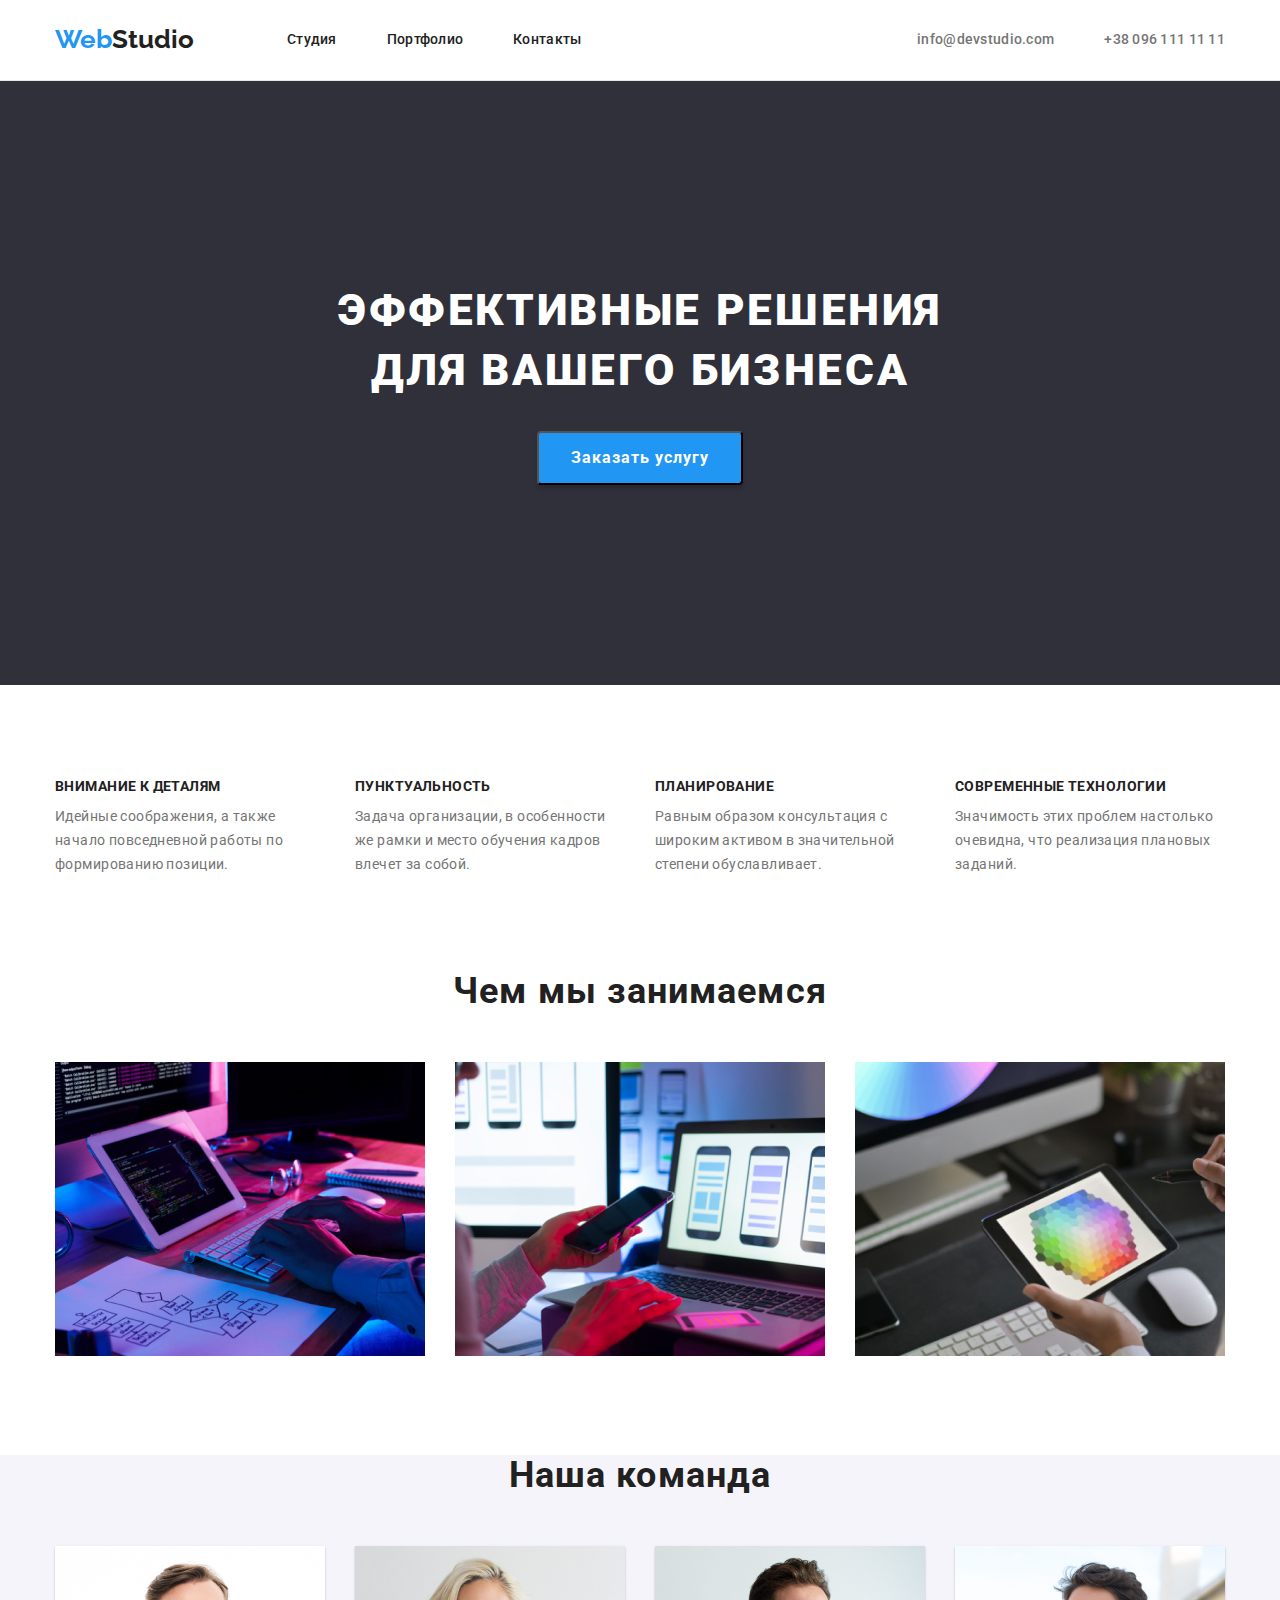
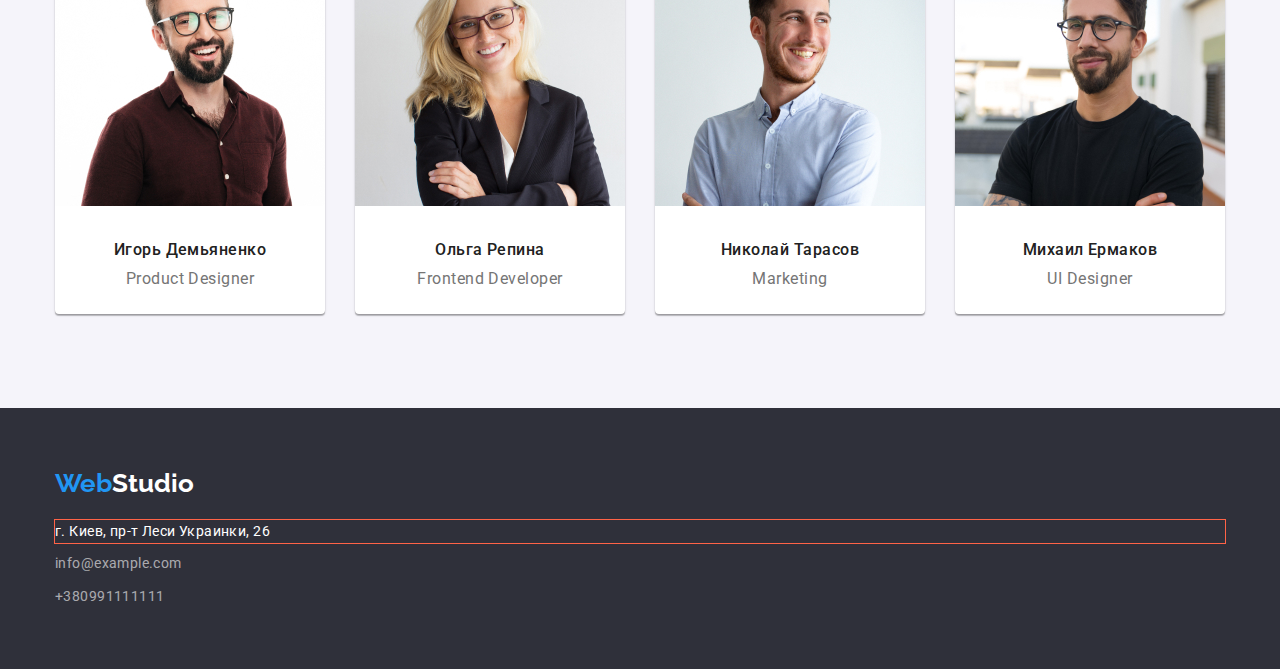
<file: index.html>
<!DOCTYPE html>
<html lang="ru">
  <head>
    <meta charset="UTF-8" />
    <meta http-equiv="X-UA-Compatible" content="IE=edge" />
    <meta name="viewport" content="width=device-width, initial-scale=1.0" />
    <title>Homework</title>
    <link
      rel="stylesheet"
      href="https://cdnjs.cloudflare.com/ajax/libs/modern-normalize/1.1.0/modern-normalize.min.css"
    />
    <link rel="stylesheet" href="./css/styles.css" />
    <link
      href="https://fonts.googleapis.com/css2?family=Raleway:wght@700&family=Roboto:wght@400;500;700;900&display=swap"
      rel="stylesheet"
    />
  </head>
  <body>
    <header class="header">
      <!-- Navigation section -->
      <div class="container">
        <nav class="header-line">
          <a href="./index.html" class="logo-color"
            >Web<span class="header-logo">Studio</span></a
          >

          <ul class="site-nav list">
            <li class="item"><a class="link" href="">Студия</a></li>
            <li class="item">
              <a class="link" href="./portfolio.html">Портфолио</a>
            </li>
            <li class="item"><a class="link" href="">Контакты</a></li>
          </ul>
        </nav>

        <!-- Contacts section -->
        <ul class="site-contacts list">
          <li class="item">
            <a class="link" href="mailto:info@devstudio.com"
              >info@devstudio.com</a
            >
          </li>
          <li class="item">
            <a class="link" href="tel:+380961111111">+38 096 111 11 11</a>
          </li>
        </ul>
      </div>
    </header>

    <!-- Main conteiner -->
    <main>
      <section class="hero">
        <div class="btn-center">
          <h1 class="hero-title">Эффективные решения для вашего бизнеса</h1>
          <button type="button" class="hero-btn">Заказать услугу</button>
        </div>
      </section>

      <section class="features">
        <div class="container">
          <ul class="features list">
            <li class="features-el">
              <h3 class="title">Внимание к деталям</h3>
              <p class="text">
                Идейные соображения, а также начало повседневной работы по
                формированию позиции.
              </p>
            </li>
            <li class="features-el">
              <h3 class="title">Пунктуальность</h3>
              <p class="text">
                Задача организации, в особенности же рамки и место обучения
                кадров влечет за собой.
              </p>
            </li>
            <li class="features-el">
              <h3 class="title">Планирование</h3>
              <p class="text">
                Равным образом консультация с широким активом в значительной
                степени обуславливает.
              </p>
            </li>
            <li class="features-el">
              <h3 class="title">Современные технологии</h3>
              <p class="text">
                Значимость этих проблем настолько очевидна, что реализация
                плановых заданий.
              </p>
            </li>
          </ul>
        </div>
      </section>

      <!-- Section of our work -->
      <section class="work">
        <div class="container">
          <h2 class="title">Чем мы занимаемся</h2>
          <ul class="list">
            <li class="work-el">
              <img
                src="./images/создание_сайта1.jpg"
                alt="создание сайта"
                width="370"
                height="294"
              />
            </li>
            <li class="work-el">
              <img
                src="./images/адаптация2.jpg"
                alt="адаптация сайта"
                width="370"
                height="294"
              />
            </li>
            <li class="work-el">
              <img
                src="./images/дизайн3.jpg"
                alt="разработка дизайна"
                width="370"
                height="294"
              />
            </li>
          </ul>
        </div>
      </section>

      <!-- Section of our team -->
      <section class="team">
        <div class="container">
          <h2 class="title">Наша команда</h2>
          <ul class="list">
            <li class="team-el">
              <img
                src="./images/Игорь.jpg"
                alt="Игорь Демьяненко"
                width="270"
                height="260"
              />
              <h3 class="name">Игорь Демьяненко</h3>
              <p class="profession">Product Designer</p>
            </li>
            <li class="team-el">
              <img
                src="./images/Ольга.jpg"
                alt="Ольга Репина"
                width="270"
                height="260"
              />
              <h3 class="name">Ольга Репина</h3>
              <p class="profession">Frontend Developer</p>
            </li>
            <li class="team-el">
              <img
                src="./images/Николай.jpg"
                alt="Николай Тарасов"
                width="270"
                height="260"
              />
              <h3 class="name">Николай Тарасов</h3>
              <p class="profession">Marketing</p>
            </li>
            <li class="team-el">
              <img
                src="./images/Михаил.jpg"
                alt="Михаил Ермаков"
                width="270"
                height="260"
              />
              <h3 class="name">Михаил Ермаков</h3>
              <p class="profession">UI Designer</p>
            </li>
          </ul>
        </div>
      </section>
    </main>

    <!-- Footer section -->
    <footer>
      <div class="container">
        <a href="./index.html" class="footer-logo"
          >Web<span class="footer-logo-color">Studio</span></a
        >
        <address>
          <ul class="footer list">
            <li class="adress-el">
              <a class="adress" href="">г. Киев, пр-т Леси Украинки, 26</a>
            </li>
            <li class="adress-el">
              <a class="footer-adress" href="mailto:info@example.com"
                >info@example.com</a
              >
            </li>
            <li class="adress-el">
              <a class="footer-adress" href="tel:+380991111111"
                >+380991111111</a
              >
            </li>
          </ul>
        </address>
      </div>
    </footer>
  </body>
</html>
</file>
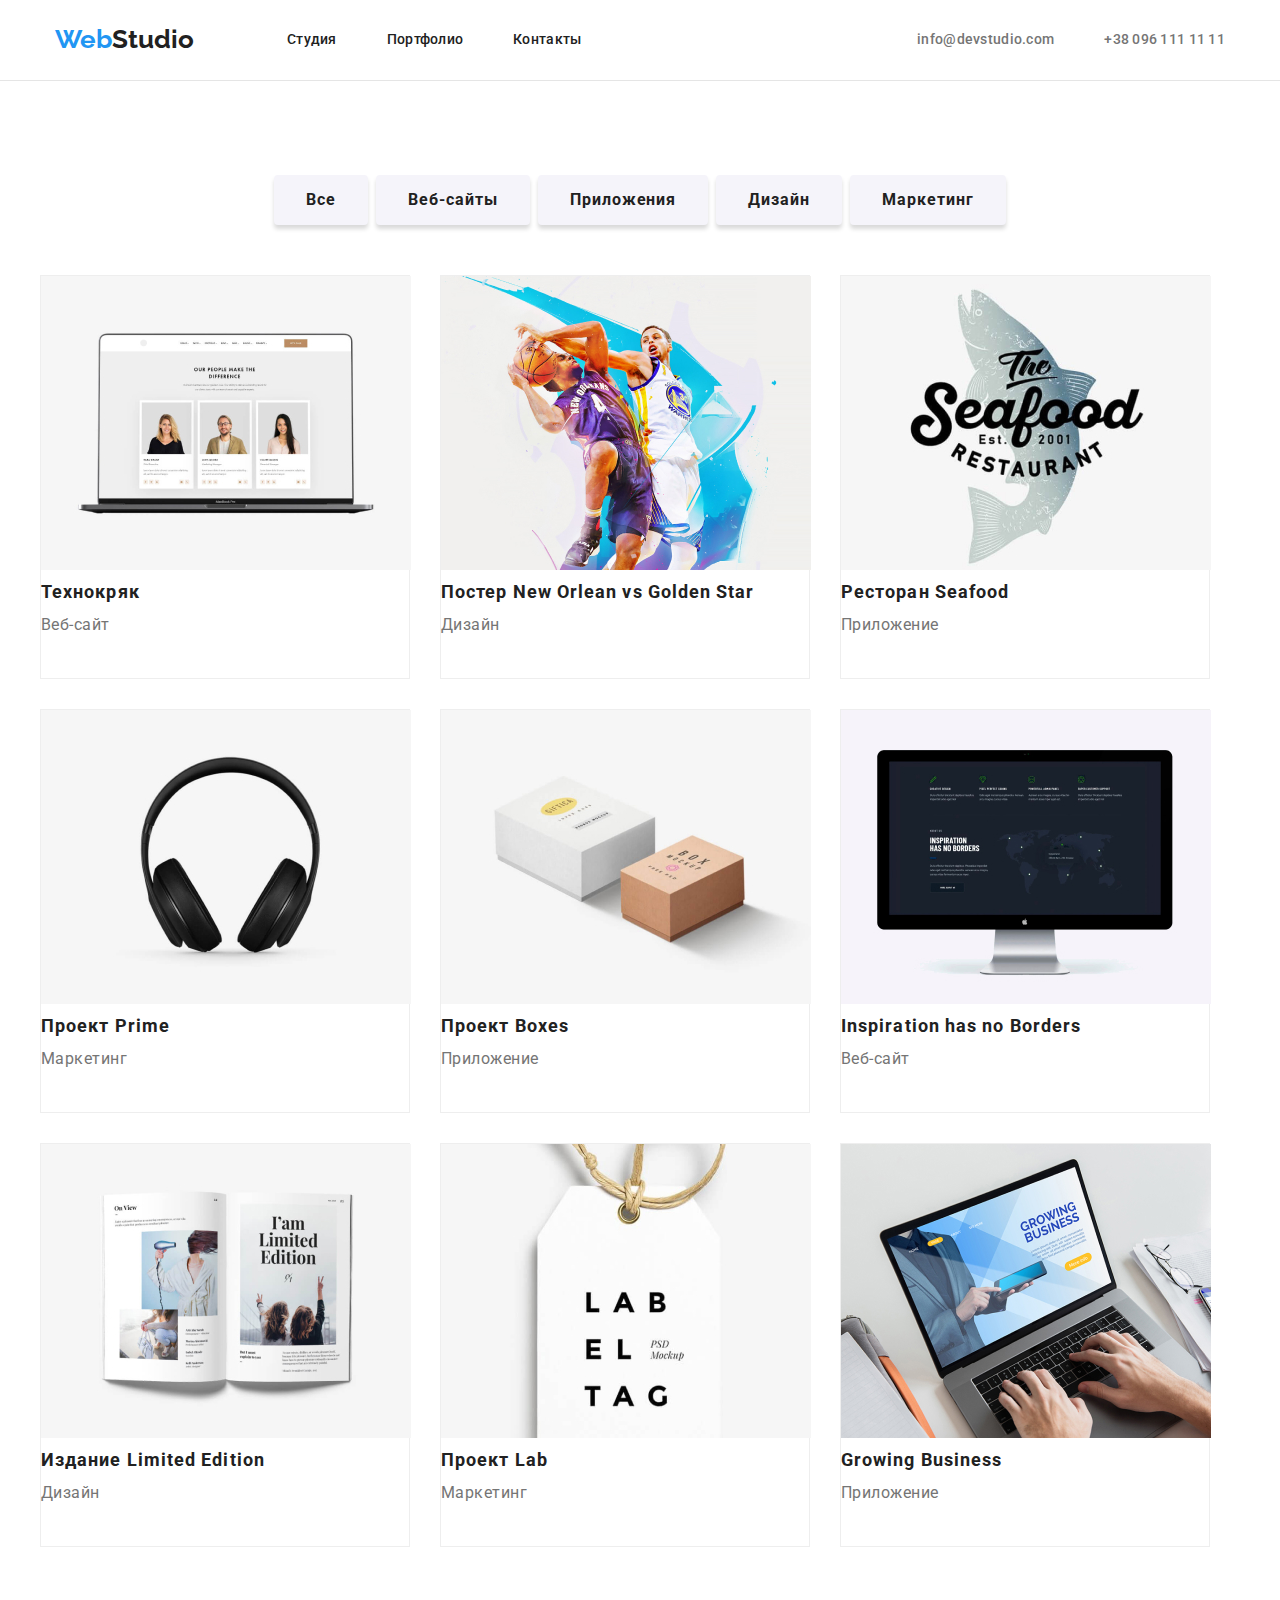
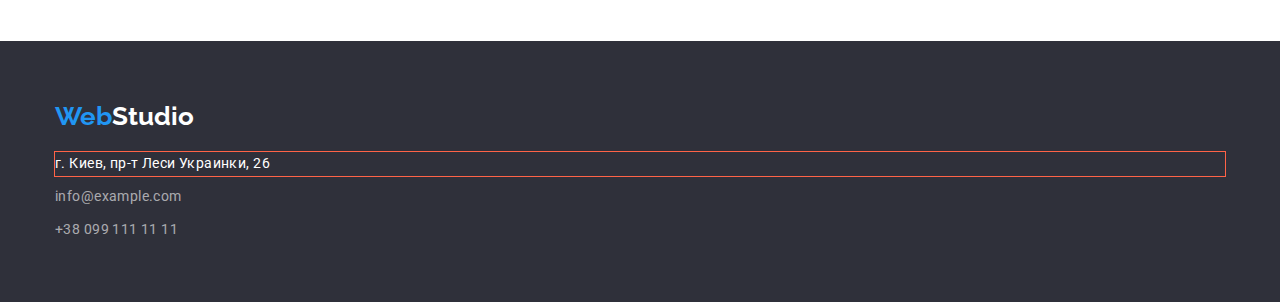
<file: portfolio.html>
<!DOCTYPE html>
<html lang="ru">
  <head>
    <meta charset="UTF-8" />
    <meta http-equiv="X-UA-Compatible" content="IE=edge" />
    <meta name="viewport" content="width=device-width, initial-scale=1.0" />
    <title>Portfolio</title>
    <link
      rel="stylesheet"
      href="https://cdnjs.cloudflare.com/ajax/libs/modern-normalize/1.1.0/modern-normalize.min.css"
    />
    <link rel="stylesheet" href="./css/styles.css" />
    <link
      href="https://fonts.googleapis.com/css2?family=Raleway:wght@700&family=Roboto:wght@400;500;700;900&display=swap"
      rel="stylesheet"
    />
  </head>
  <body>
    <header class="header">
      <div class="container">
        <nav class="header-line">
          <a href="./index.html" class="logo-color"
            >Web<span class="header-logo">Studio</span></a
          >

          <ul class="site-nav list">
            <li class="item"><a class="link" href="./index.html">Студия</a></li>
            <li class="item"><a class="link" href="">Портфолио</a></li>
            <li class="item"><a class="link" href="">Контакты</a></li>
          </ul>
        </nav>

        <ul class="site-contacts list">
          <li class="item">
            <a class="link" href="mailto:info@devstudio.com"
              >info@devstudio.com</a
            >
          </li>
          <li class="item">
            <a class="link" href="tel:+380961111111">+38 096 111 11 11</a>
          </li>
        </ul>
      </div>
    </header>

    <main>
      <section>
        <div class="container">
          <ul class="buttons-list list">
            <li class="btn">
              <button type="button" class="btn-portfolio">Все</button>
            </li>
            <li class="btn">
              <button type="button" class="btn-portfolio">Веб-сайты</button>
            </li>
            <li class="btn">
              <button type="button" class="btn-portfolio">Приложения</button>
            </li>
            <li class="btn">
              <button type="button" class="btn-portfolio">Дизайн</button>
            </li>
            <li class="btn">
              <button type="button" class="btn-portfolio">Маркетинг</button>
            </li>
          </ul>
        </div>

        <ul class="card-set list">
          <li class="card-item">
            <img
              src="./images/технокряк.jpg"
              alt="веб-сайт"
              width="370"
              height="294"
            />
            <a class="item-work" href="">Технокряк</a>
            <p class="text-work">Веб-сайт</p>
          </li>
          <li class="card-item">
            <img
              src="./images/постер.jpg"
              alt="постер New Orlean vs Golden Star"
              width="370"
              height="294"
            />
            <a class="item-work" href="">Постер New Orlean vs Golden Star</a>
            <p class="text-work">Дизайн</p>
          </li>
          <li class="card-item">
            <img
              src="./images/ресторан.jpg"
              alt="ресторан Seafood"
              width="370"
              height="294"
            />
            <a class="item-work" href="">Ресторан Seafood</a>
            <p class="text-work">Приложение</p>
          </li>

          <li class="card-item">
            <img
              src="./images/проект_prime.jpg"
              alt="проект проект Prime"
              width="370"
              height="294"
            />
            <a class="item-work" href="">Проект Prime</a>
            <p class="text-work">Маркетинг</p>
          </li>
          <li class="card-item">
            <img
              src="./images/проект_boxes.jpg"
              alt="проект boxes"
              width="370"
              height="294"
            />
            <a class="item-work" href="">Проект Boxes</a>
            <p class="text-work">Приложение</p>
          </li>
          <li class="card-item">
            <img
              src="./images/inspiration.jpg"
              alt="веб-сайт"
              width="370"
              height="294"
            />
            <a class="item-work" href="">Inspiration has no Borders</a>
            <p class="text-work">Веб-сайт</p>
          </li>
          <li class="card-item">
            <img
              src="./images/издание.jpg"
              alt="Дизайн в издании Limited Edition"
              width="370"
              height="294"
            />
            <a class="item-work" href="">Издание Limited Edition</a>
            <p class="text-work">Дизайн</p>
          </li>
          <li class="card-item">
            <img
              src="./images/проект_lab.jpg"
              alt="маркетинг в проекте Lab"
              width="370"
              height="294"
            />
            <a class="item-work" href="">Проект Lab</a>
            <p class="text-work">Маркетинг</p>
          </li>
          <li class="card-item">
            <img
              src="./images/growing.jpg"
              alt="Приложение Growing Business"
              width="370"
              height="294"
            />
            <a class="item-work" href="">Growing Business</a>
            <p class="text-work">Приложение</p>
          </li>
        </ul>
      </section>
    </main>

    <footer>
      <div class="container">
        <a href="./index.html" class="footer-logo"
          >Web<span class="footer-logo-color">Studio</span></a
        >
        <address>
          <ul class="footer list">
            <li class="adress-el">
              <a class="adress" href="">г. Киев, пр-т Леси Украинки, 26</a>
            </li>
            <li class="adress-el">
              <a class="footer-adress" href="mailto:info@example.com"
                >info@example.com</a
              >
            </li>
            <li class="adress-el">
              <a class="footer-adress" href="tel:+380991111111"
                >+38 099 111 11 11</a
              >
            </li>
          </ul>
        </address>
      </div>
    </footer>
  </body>
</html>
</file>
<file: css/styles.css>
/* цвет основного текста #212121 */
/* вторичный цвет текста  #757575 */
/* белый #ffffff */
/* акцент голубой #2196F3*/
/* цвет борда с кнопкой #2F303A */
/* цвет фона команды #2F303A */

:root {
  --primary-text-color: #212121;
  --secondary-text-color: #757575;
  --white-color: #ffffff;
  --accent-color: #2196f3;
  --bord-color: #2f303a;
  --bg-color-team: #f5f4fa;
  --footer-color: rgba(255, 255, 255, 0.6);
}

* {
  box-sizing: border-box;
}

p,
h1,
h2,
h3,
h4,
h5,
h6 {
  margin-top: 0;
  margin-bottom: 0;
}

ul {
  margin: 0;
  padding-left: 0;
}

.container {
  width: 1200px;
  padding: 0 15px;
  margin: 0 auto;
}

body {
  background-color: #ffffff;
  color: var(--primary-text-color);
  font-family: Roboto, sans-serif;
}

.list {
  list-style: none;
}

/* Header */

.header {
  padding: 24px 0 25px;
  border-bottom: 1px solid #e5e5e5;
}

.header .container {
  display: flex;
  /*align-content: center;*/
  justify-content: space-between;
  align-items: center;
}

.header-logo {
  display: block;
  font-family: Raleway, sans-serif;
  font-weight: 700;
  font-size: 26px;
  line-height: 1.2;
  color: var(--primary-text-color);
}

.logo-color {
  font-family: Raleway, sans-serif;
  font-weight: 700;
  font-size: 26px;
  line-height: 1.2;
  color: var(--accent-color);
  display: flex;
  margin-right: 93px;
}

.header-line {
  display: flex;
  /*width: 1170px;*/
  align-content: center;
  align-items: center;
}

.site-nav {
  display: flex;
}

.site-nav .item:not(:last-child) {
  margin-right: 50px;
}

.site-nav .link {
  font-weight: 500;
  font-size: 14px;
  line-height: 1.14;
  letter-spacing: 0.02em;
  color: var(--primary-text-color);
  /*margin: 32 auto 32 auto;*/
  display: block;
  text-decoration: none;
}

.site-nav .link:hover,
.site-nav .link:focus {
  color: var(--accent-color);
}

.site-contacts {
  display: flex;
}

.site-contacts .item:not(:last-child) {
  margin-right: 50px;
}

.site-contacts .link {
  font-weight: 500;
  font-size: 14px;
  line-height: 1.14;
  letter-spacing: 0.02em;
  color: var(--secondary-text-color);
  display: block;
}

.site-contacts .link:hover,
.site-contacts .link:focus {
  color: var(--accent-color);
}

.hero {
  background-color: var(--bord-color);
  padding-top: 200px;
  padding-bottom: 200px;
  text-align: center;
  align-items: center;
  margin-bottom: 94px;
}

.hero-title {
  margin: 0 auto 30px auto;
  width: 696px;
  height: 120;
  font-weight: 900;
  font-size: 44px;
  line-height: 1.36;
  text-align: center;
  letter-spacing: 0.06em;
  text-transform: uppercase;
  color: var(--white-color);
}

/* Button */

button {
  padding: 10px 32px;
  font-family: Roboto, sans-serif;
  font-weight: bold;
  font-size: 16px;
  line-height: 1.87;
  display: block;
  align-items: center;
  text-align: center;
  letter-spacing: 0.06em;
  color: #ffffff;
  background-color: var(--accent-color);
  cursor: pointer;
  border-radius: 4px;
  box-shadow: 0px 4px 4px rgba(0, 0, 0, 0.15);
}

.button:hover,
.button:focus {
  background-color: var(--accent-color);
}

.btn-portfolio {
  color: var(--primary-text-color);
  background-color: var(--bg-color-team);
}

.btn-portfolio:hover,
.btn-portfolio:focus {
  background-color: var(--accent-color);
}

.hero-btn {
  color: var(--white-color);
  background-color: var(--accent-color);
  padding: 10px 32px;
  text-align: center;
  align-items: center;
  display: block;
  justify-content: center;
  margin-left: auto;
  margin-right: auto;
}

.features {
  padding: 0 0 94px 0;
  outline-style: solid 2px green;
}

.features .list {
  display: flex;
  padding-bottom: 0px;
}

.features .features-el:not(:last-child) {
  margin-right: 30px;
}

.features .title {
  margin-top: 0;
  margin-bottom: 10px;
  font-weight: 700;
  font-size: 14px;
  line-height: 1.14;
  letter-spacing: 0.03em;
  color: var(--primary-text-color);
  text-transform: uppercase;
}

.features .text {
  font-weight: normal;
  width: 270px;
  font-size: 14px;
  line-height: 1.71em;
  letter-spacing: 0.03em;
  color: var(--secondary-text-color);
  margin-top: 0;
  margin-bottom: 0;
}

/*Our work*/
.work {
  padding-bottom: 94px;
}

.work .list {
  display: flex;
}

.work-el {
  align-items: center;
}

.work .title {
  font-weight: 700;
  font-size: 36px;
  line-height: 1.16em;
  text-align: center;
  letter-spacing: 0.03em;
  color: var(--primary-text-color);
  margin-bottom: 50px;
}

.work .work-el:not(:last-child) {
  margin-right: 30px;
}

/* Our team*/
.team {
  background-color: var(--bg-color-team);
  padding-bottom: 94px;
}

.team .list {
  display: flex;
}

.team .title {
  font-weight: 700;
  font-size: 36px;
  line-height: 1.16;
  text-align: center;
  letter-spacing: 0.03em;
  color: var(--primary-text-color);
  margin-bottom: 50px;
}

.team .team-el:not(:last-child) {
  margin-right: 30px;
}

.team-el {
  background-color: var(--white-color);
  width: 270px;
  height: 368px;
  box-shadow: 0px 1px 3px rgba(0, 0, 0, 0.12), 0px 1px 1px rgba(0, 0, 0, 0.14),
    0px 2px 1px rgba(0, 0, 0, 0.2);
  border-radius: 0px 0px 4px 4px;
}

.team .name {
  font-weight: 500;
  font-size: 16px;
  line-height: 1.18;
  letter-spacing: 0.03em;
  text-align: center;
  color: var(--primary-text-color);
  margin-top: 30px;
  margin-bottom: 10px;
}

.team .profession {
  font-weight: normal;
  font-size: 16px;
  line-height: 1.18;
  letter-spacing: 0.03em;
  text-align: center;
  color: var(--secondary-text-color);
  margin-bottom: 30px;
}

/* Footer */

footer {
  padding-top: 60px;
  padding-bottom: 60px;
  background-color: var(--bord-color);
}

.footer-logo {
  font-family: Raleway, sans-serif;
  font-weight: 700;
  font-size: 26px;
  line-height: 1.2;
  color: var(--accent-color);
  display: inline-block;
  margin-top: 0;
  margin-bottom: 20px;
  padding-right: auto;
}

.footer-logo-color {
  font-weight: bold;
  color: var(--white-color);
}

.footer .list {
  margin: 0px;
}

.adress {
  font-style: normal;
  font-weight: normal;
  font-size: 14px;
  line-height: 1.7;
  letter-spacing: 0.03em;
  color: var(--white-color);
  display: block;
  margin: 0;
  outline: 1px solid tomato;
}

.adress-el:not(:last-child) {
  margin: 0 0 9px;
}

.footer-mail:focus,
.footer-mail:hover {
  color: var(--accent-color);
}

.footer-adress {
  font-style: normal;
  font-weight: 400;
  font-size: 14px;
  line-height: 1.7em;
  letter-spacing: 0.03em;
  color: var(--footer-color);
  text-decoration: none;
  display: block;
  margin: 0;
}

.footer-tel:focus,
.footer-tel:hover {
  color: var(--accent-color);
}

/* Portfolio CSS */

.portfolio {
  padding: 94px 0;
}

.buttons-list {
  display: flex;
  justify-content: center;
  padding: 94px 0 50px 0;
}

.buttons-list .btn:not(:last-child) {
  margin-right: 8px;
}

.btn-portfolio {
  border: 0px;
}

.card-set {
  width: 1230px;
  padding-bottom: 94px;
  padding-left: 15px;
  padding-right: 15px;
  margin-left: auto;
  margin-right: auto;
  display: flex;
  flex-wrap: wrap;
}

.card-item {
  /* width: calc((100% - 60px) / 3);*/
  margin-right: 30px;
  border: 1px solid #eeeeee;
  margin-bottom: 30px;
  width: 370px;
  height: 404px;
}

.card-item:nth-child(3n) {
  margin-right: 0;
}

.card-item:nth-last-child(-n + 3) {
  margin-bottom: 0;
}

.item-work {
  margin-top: 20px;
  margin-bottom: 0;

  font-weight: 700;
  font-size: 18px;
  line-height: 2;
  letter-spacing: 0.06em;
  color: var(--primary-text-color);
}

.text-work {
  margin-top: 0;
  margin-bottom: 0;

  font-weight: 400;
  font-size: 16px;
  line-height: 1.87em;
  letter-spacing: 0.03em;
  color: var(--secondary-text-color);
}

a {
  text-decoration: none;
}
</file>
